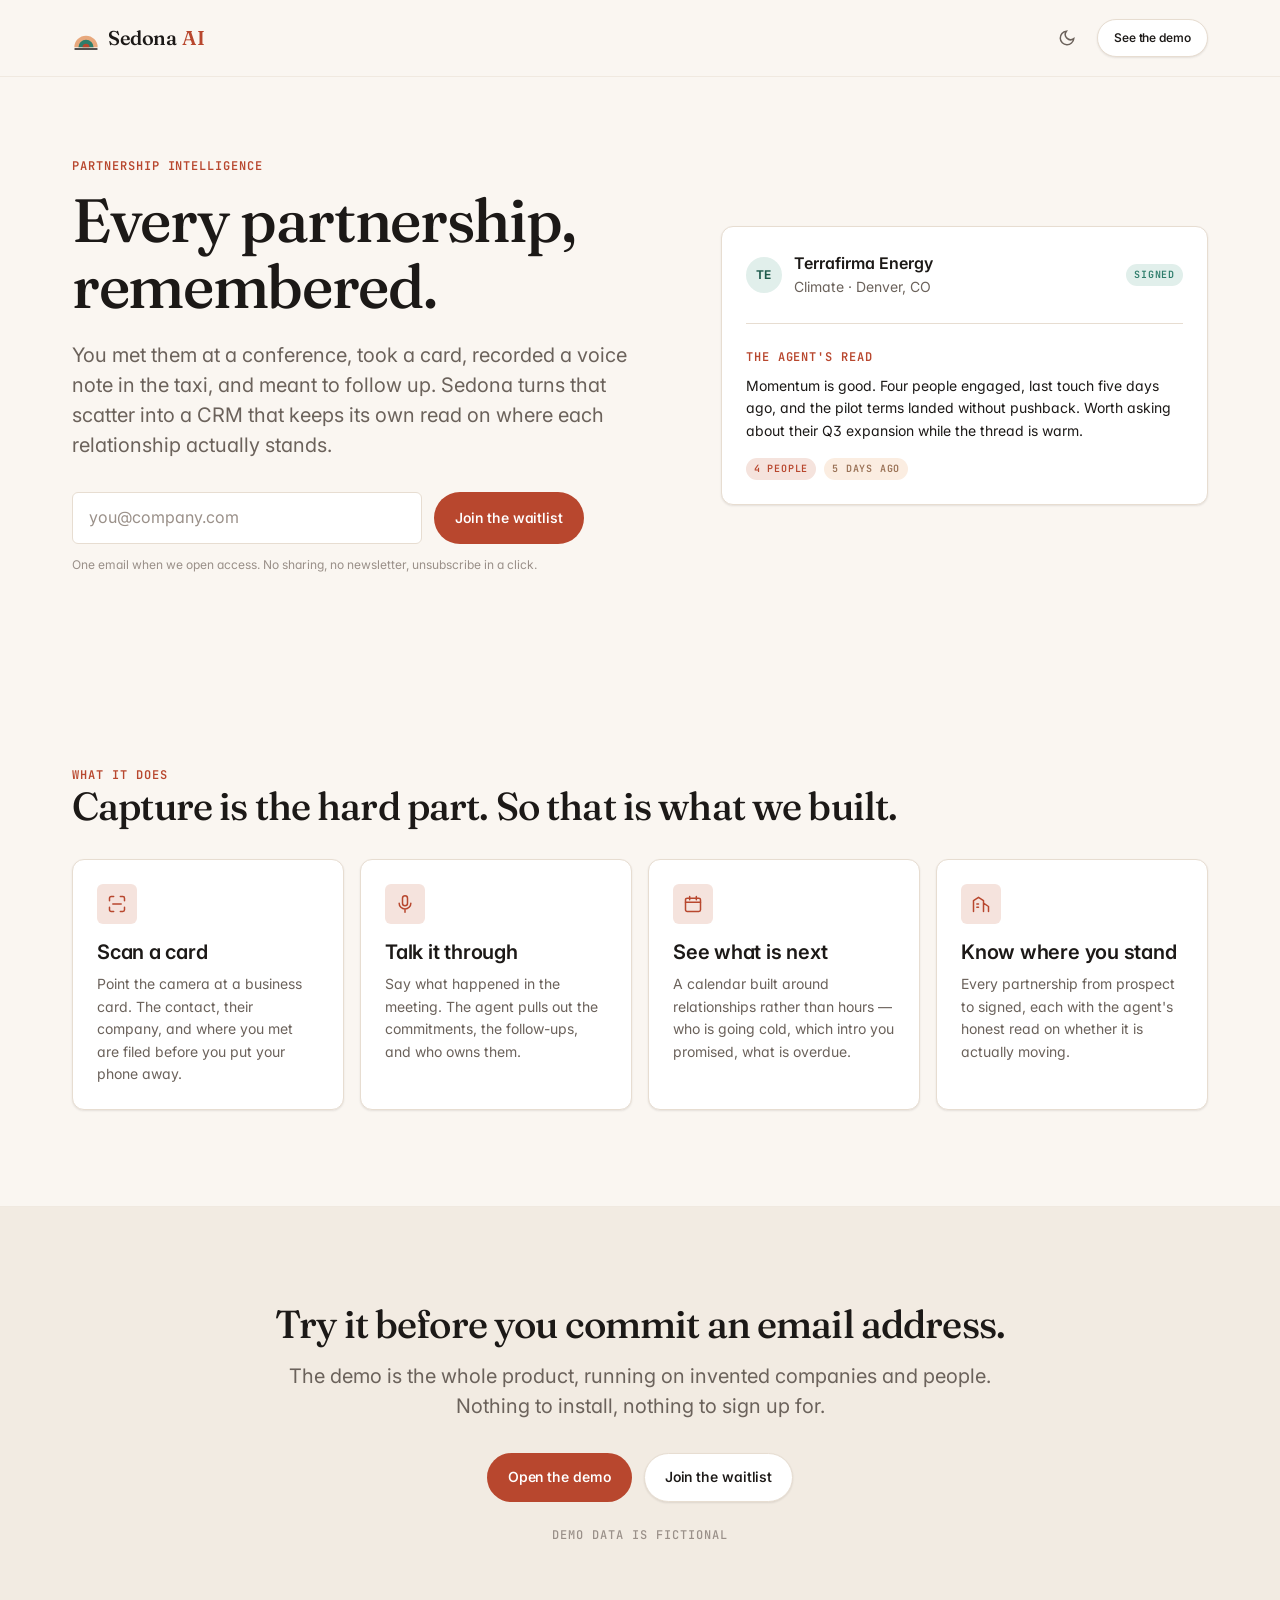
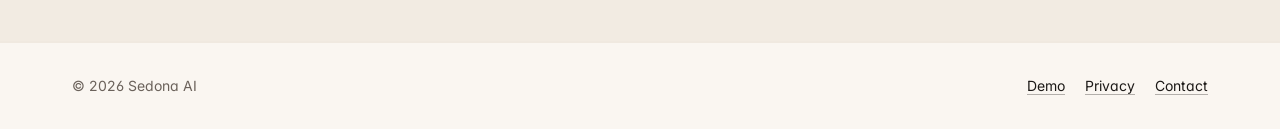
<file: index.html>
<!doctype html>
<html lang="en">
<head>
<meta charset="utf-8">
<meta name="viewport" content="width=device-width, initial-scale=1, viewport-fit=cover">
<title>Sedona AI — Partnerships, remembered</title>
<meta name="description" content="Sedona AI turns business cards, voice notes, and meetings into a partnership CRM that keeps its own read on where every relationship actually stands. Join the waitlist.">
<link rel="icon" href="assets/logo.svg">
<link rel="preconnect" href="https://fonts.googleapis.com">
<link rel="preconnect" href="https://fonts.gstatic.com" crossorigin>
<link href="https://fonts.googleapis.com/css2?family=Fraunces:opsz,wght@9..144,400..600&family=Inter:wght@400;500;600;700&family=JetBrains+Mono:wght@400;500;600&display=swap" rel="stylesheet">
<link rel="stylesheet" href="css/tokens.css">
<link rel="stylesheet" href="css/base.css">
<link rel="stylesheet" href="css/components.css">
<link rel="stylesheet" href="css/landing.css">
<script>
  /* Applied before first paint so a dark-mode visitor never sees a light
     flash. Mirrors the key that js/router.js writes on the demo page. */
  try {
    var t = localStorage.getItem('sedona-theme');
    if (t) document.documentElement.setAttribute('data-theme', t);
  } catch (e) { /* private mode — fall back to the OS preference */ }
</script>
</head>
<body>

<a href="#waitlist" class="skip-link">Skip to the waitlist</a>

<!-- ===================== Header ===================== -->
<header class="site-header">
  <div class="shell row-between">
    <a class="brand" href="index.html" aria-label="Sedona AI home">
      <img src="assets/logo.svg" alt="" width="28" height="28">
      <span class="brand-word">Sedona<span class="brand-ai">AI</span></span>
    </a>

    <div class="row" style="gap:var(--s-2)">
      <button class="btn-icon" id="theme-btn" aria-label="Toggle dark mode" title="Toggle dark mode">
        <svg width="18" height="18" viewBox="0 0 24 24" fill="none" stroke="currentColor" stroke-width="2" stroke-linecap="round" aria-hidden="true"><path d="M21 12.8A9 9 0 1 1 11.2 3a7 7 0 0 0 9.8 9.8z"/></svg>
      </button>
      <a class="btn btn-secondary btn-sm" href="demo.html">See the demo</a>
    </div>
  </div>
</header>

<main>

  <!-- ===================== Hero ===================== -->
  <section class="hero">
    <div class="shell hero-grid">
      <div class="hero-copy">
        <p class="eyebrow">Partnership intelligence</p>
        <h1>Every partnership,<br>remembered.</h1>
        <p class="lede">
          You met them at a conference, took a card, recorded a voice note in the
          taxi, and meant to follow up. Sedona turns that scatter into a CRM that
          keeps its own read on where each relationship actually stands.
        </p>

        <!-- ============ Waitlist ============ -->
        <form class="waitlist" id="waitlist" novalidate>
          <div class="waitlist-row">
            <label class="sr-only" for="wl-email">Work email</label>
            <input class="input" type="email" id="wl-email" name="email"
                   placeholder="you@company.com" autocomplete="email"
                   required aria-describedby="wl-note">
            <button class="btn btn-primary" type="submit" id="wl-submit">
              Join the waitlist
            </button>
          </div>
          <p class="waitlist-msg" id="wl-msg" role="status" aria-live="polite"></p>
          <p class="waitlist-note faint" id="wl-note">
            One email when we open access. No sharing, no newsletter, unsubscribe
            in a click.
          </p>
        </form>
      </div>

      <!-- A quiet product still: the agent's read on one relationship. -->
      <aside class="hero-card card card-pad" aria-label="Example of an agent summary">
        <div class="row-between">
          <div class="row" style="gap:var(--s-3)">
            <span class="avatar avatar-t2">TE</span>
            <div>
              <div style="font-weight:600">Terrafirma Energy</div>
              <div class="muted" style="font-size:var(--t-sm)">Climate · Denver, CO</div>
            </div>
          </div>
          <span class="badge badge-sage">Signed</span>
        </div>

        <hr class="hr">

        <p class="eyebrow" style="margin-bottom:var(--s-2)">The agent's read</p>
        <p style="font-size:var(--t-sm); line-height:var(--lh-body)">
          Momentum is good. Four people engaged, last touch five days ago, and
          the pilot terms landed without pushback. Worth asking about their
          Q3 expansion while the thread is warm.
        </p>

        <div class="row wrap" style="margin-top:var(--s-4); gap:var(--s-2)">
          <span class="badge badge-rust">4 people</span>
          <span class="badge badge-bloom">5 days ago</span>
        </div>
      </aside>
    </div>
  </section>

  <!-- ===================== What it does ===================== -->
  <section class="section">
    <div class="shell">
      <p class="eyebrow">What it does</p>
      <h2 style="margin-bottom:var(--s-8)">Capture is the hard part. So that is what we built.</h2>

      <div class="feature-grid">
        <article class="card card-pad feature reveal">
          <span class="feature-icon" aria-hidden="true">
            <svg viewBox="0 0 24 24" fill="none" stroke="currentColor" stroke-width="1.8" stroke-linecap="round" stroke-linejoin="round"><path d="M3 8V5a2 2 0 0 1 2-2h3M16 3h3a2 2 0 0 1 2 2v3M21 16v3a2 2 0 0 1-2 2h-3M8 21H5a2 2 0 0 1-2-2v-3"/><path d="M7 12h10"/></svg>
          </span>
          <h3>Scan a card</h3>
          <p class="muted">
            Point the camera at a business card. The contact, their company, and
            where you met are filed before you put your phone away.
          </p>
        </article>

        <article class="card card-pad feature reveal">
          <span class="feature-icon" aria-hidden="true">
            <svg viewBox="0 0 24 24" fill="none" stroke="currentColor" stroke-width="1.8" stroke-linecap="round" stroke-linejoin="round"><rect x="9" y="2" width="6" height="12" rx="3"/><path d="M5 11a7 7 0 0 0 14 0M12 18v4"/></svg>
          </span>
          <h3>Talk it through</h3>
          <p class="muted">
            Say what happened in the meeting. The agent pulls out the commitments,
            the follow-ups, and who owns them.
          </p>
        </article>

        <article class="card card-pad feature reveal">
          <span class="feature-icon" aria-hidden="true">
            <svg viewBox="0 0 24 24" fill="none" stroke="currentColor" stroke-width="1.8" stroke-linecap="round" stroke-linejoin="round"><rect x="3" y="5" width="18" height="16" rx="2"/><path d="M3 10h18M8 3v4M16 3v4"/></svg>
          </span>
          <h3>See what is next</h3>
          <p class="muted">
            A calendar built around relationships rather than hours — who is going
            cold, which intro you promised, what is overdue.
          </p>
        </article>

        <article class="card card-pad feature reveal">
          <span class="feature-icon" aria-hidden="true">
            <svg viewBox="0 0 24 24" fill="none" stroke="currentColor" stroke-width="1.8" stroke-linecap="round" stroke-linejoin="round"><path d="M3 21V8l6-4 6 4v13M15 21V11l6 4v6"/><path d="M7 12h2M7 16h2"/></svg>
          </span>
          <h3>Know where you stand</h3>
          <p class="muted">
            Every partnership from prospect to signed, each with the agent's
            honest read on whether it is actually moving.
          </p>
        </article>
      </div>
    </div>
  </section>

  <!-- ===================== Closing CTA ===================== -->
  <section class="section closing">
    <div class="shell closing-inner">
      <h2>Try it before you commit an email address.</h2>
      <p class="lede" style="margin-inline:auto">
        The demo is the whole product, running on invented companies and people.
        Nothing to install, nothing to sign up for.
      </p>
      <div class="row wrap" style="justify-content:center; margin-top:var(--s-8)">
        <a class="btn btn-primary" href="demo.html">Open the demo</a>
        <a class="btn btn-secondary" href="#waitlist">Join the waitlist</a>
      </div>
      <p class="mono faint" style="margin-top:var(--s-6)">Demo data is fictional</p>
    </div>
  </section>

</main>

<footer class="site-footer">
  <div class="shell row-between wrap">
    <p class="muted" style="font-size:var(--t-sm)">
      © <span id="year">2026</span> Sedona AI
    </p>
    <nav class="row wrap" style="gap:var(--s-5); font-size:var(--t-sm)" aria-label="Footer">
      <a href="demo.html">Demo</a>
      <a href="privacy.html">Privacy</a>
      <a href="mailto:hello@sedona.ai">Contact</a>
    </nav>
  </div>
</footer>

<script src="js/landing.js"></script>
</body>
</html>
</file>
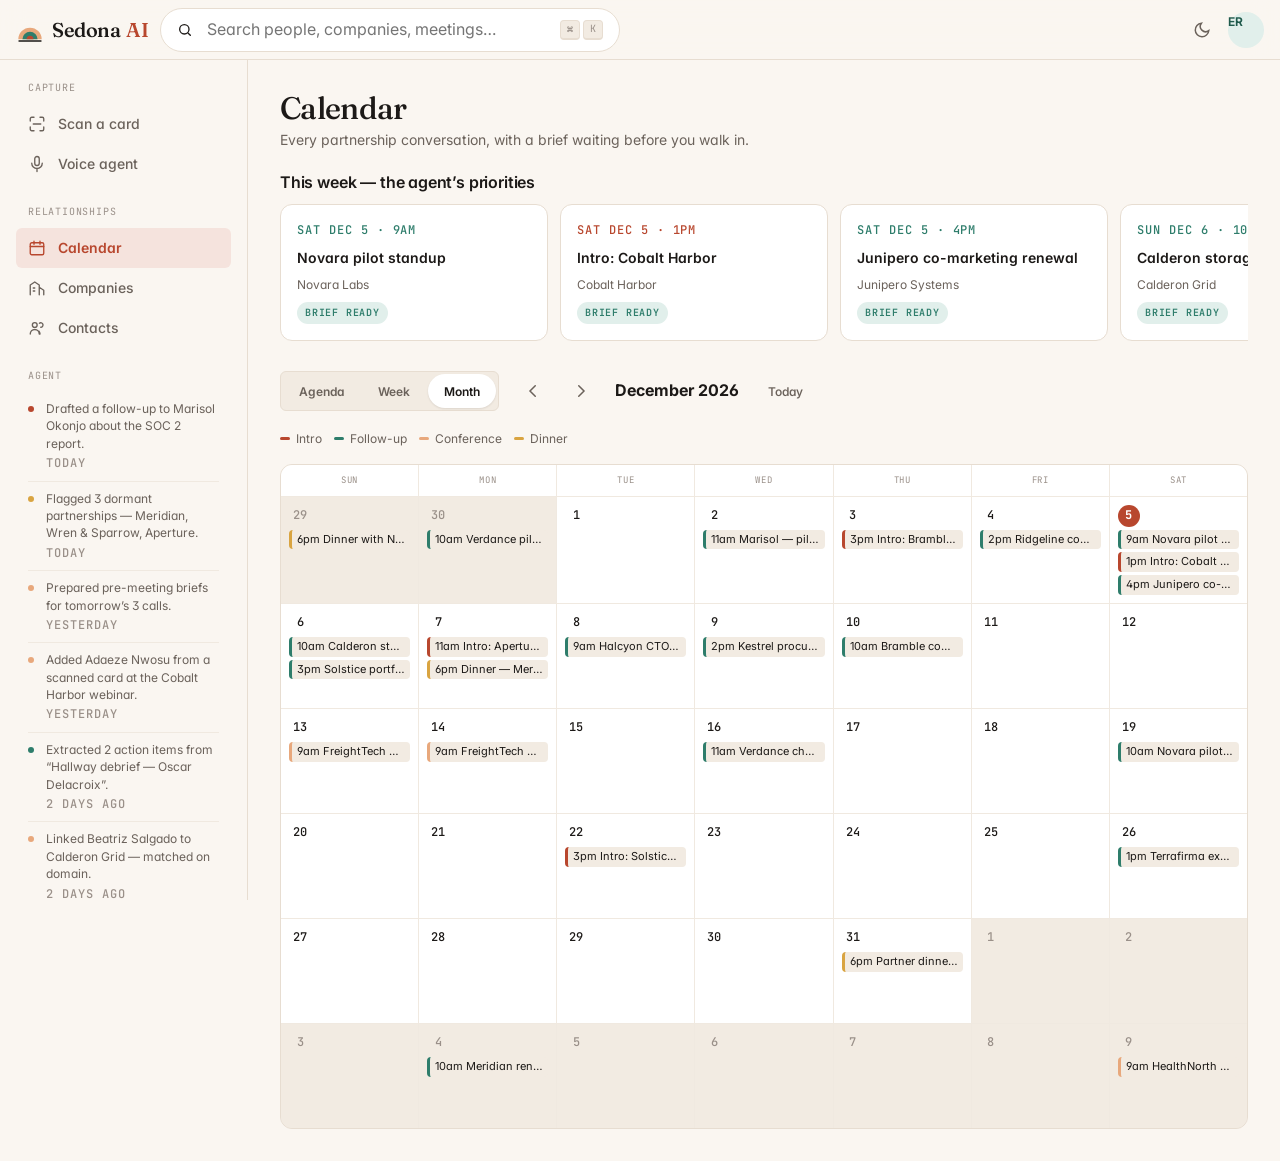
<file: app.html>
<!doctype html>
<html lang="en">
<head>
<meta charset="utf-8">
<meta name="viewport" content="width=device-width, initial-scale=1, viewport-fit=cover">
<title>Sedona AI — Demo</title>
<meta name="description" content="Sedona AI product demo: business-card scanning, a voice agent, a partnership calendar, and a company CRM. Fictional data.">
<link rel="icon" href="assets/logo.svg">
<link rel="preconnect" href="https://fonts.googleapis.com">
<link rel="preconnect" href="https://fonts.gstatic.com" crossorigin>
<link href="https://fonts.googleapis.com/css2?family=Fraunces:opsz,wght@9..144,400..600&family=Inter:wght@400;500;600;700&family=JetBrains+Mono:wght@400;500;600&display=swap" rel="stylesheet">
<link rel="stylesheet" href="css/tokens.css">
<link rel="stylesheet" href="css/base.css">
<link rel="stylesheet" href="css/components.css">
<link rel="stylesheet" href="css/app.css">
</head>
<body class="app-body">

<a href="#view-host" class="skip-link">Skip to content</a>

<!-- ===================== Header ===================== -->
<header class="app-header">
  <a class="brand" href="index.html" aria-label="Sedona AI home">
    <img src="assets/logo.svg" alt="" width="28" height="28">
    <span class="brand-word">Sedona<span class="brand-ai">AI</span></span>
  </a>

  <!-- Desktop: a live search field. Mobile: an icon that opens a sheet. -->
  <div class="header-search only-desk">
    <div class="search-input" id="header-search">
      <svg width="16" height="16" viewBox="0 0 24 24" fill="none" stroke="currentColor" stroke-width="2" stroke-linecap="round" aria-hidden="true"><circle cx="11" cy="11" r="7"/><path d="m20 20-3.2-3.2"/></svg>
      <input type="search" id="search-field" placeholder="Search people, companies, meetings…" aria-label="Search everything" autocomplete="off">
      <span class="kbd-hint row" style="gap:3px"><kbd class="kbd">⌘</kbd><kbd class="kbd">K</kbd></span>
    </div>
  </div>

  <div class="header-actions">
    <button class="btn-icon only-mobile" id="mobile-search-btn" aria-label="Search">
      <svg width="20" height="20" viewBox="0 0 24 24" fill="none" stroke="currentColor" stroke-width="2" stroke-linecap="round"><circle cx="11" cy="11" r="7"/><path d="m20 20-3.2-3.2"/></svg>
    </button>
    <button class="btn-icon" id="theme-btn" aria-label="Toggle dark mode" title="Toggle dark mode">
      <svg width="18" height="18" viewBox="0 0 24 24" fill="none" stroke="currentColor" stroke-width="2" stroke-linecap="round"><path d="M21 12.8A9 9 0 1 1 11.2 3a7 7 0 0 0 9.8 9.8z"/></svg>
    </button>
    <span class="avatar avatar-t2 only-desk" title="Elena Ruiz — demo account">ER</span>
  </div>
</header>

<div class="app-frame">

  <!-- ===================== Sidebar (desktop) ===================== -->
  <nav class="sidebar only-desk" aria-label="Main">
    <p class="nav-heading">Capture</p>
    <a class="nav-link" href="#/scan" data-view="scan">
      <svg viewBox="0 0 24 24" fill="none" stroke="currentColor" stroke-width="1.8" stroke-linecap="round" stroke-linejoin="round" aria-hidden="true"><path d="M3 8V5a2 2 0 0 1 2-2h3M16 3h3a2 2 0 0 1 2 2v3M21 16v3a2 2 0 0 1-2 2h-3M8 21H5a2 2 0 0 1-2-2v-3"/><path d="M7 12h10"/></svg>
      <span>Scan a card</span>
    </a>
    <a class="nav-link" href="#/voice" data-view="voice">
      <svg viewBox="0 0 24 24" fill="none" stroke="currentColor" stroke-width="1.8" stroke-linecap="round" stroke-linejoin="round" aria-hidden="true"><rect x="9" y="2" width="6" height="12" rx="3"/><path d="M5 11a7 7 0 0 0 14 0M12 18v4"/></svg>
      <span>Voice agent</span>
    </a>

    <p class="nav-heading">Relationships</p>
    <a class="nav-link" href="#/calendar" data-view="calendar">
      <svg viewBox="0 0 24 24" fill="none" stroke="currentColor" stroke-width="1.8" stroke-linecap="round" stroke-linejoin="round" aria-hidden="true"><rect x="3" y="5" width="18" height="16" rx="2"/><path d="M3 10h18M8 3v4M16 3v4"/></svg>
      <span>Calendar</span>
    </a>
    <a class="nav-link" href="#/crm" data-view="crm">
      <svg viewBox="0 0 24 24" fill="none" stroke="currentColor" stroke-width="1.8" stroke-linecap="round" stroke-linejoin="round" aria-hidden="true"><path d="M3 21V8l6-4 6 4v13M15 21V11l6 4v6"/><path d="M7 12h2M7 16h2"/></svg>
      <span>Companies</span>
    </a>
    <a class="nav-link" href="#/contacts" data-view="contacts">
      <svg viewBox="0 0 24 24" fill="none" stroke="currentColor" stroke-width="1.8" stroke-linecap="round" stroke-linejoin="round" aria-hidden="true"><circle cx="9" cy="8" r="3.2"/><path d="M3 20a6 6 0 0 1 12 0M17 11a3 3 0 1 0-1.8-5.4M16 20a6 6 0 0 0-1.2-3.6"/></svg>
      <span>Contacts</span>
    </a>

    <p class="nav-heading">Agent</p>
    <div class="agent-feed" id="agent-feed" aria-label="Recent agent activity"></div>
  </nav>

  <!-- ===================== Views ===================== -->
  <main class="app-main" id="view-host">
    <section class="view" id="view-scan"     data-view="scan"     hidden></section>
    <section class="view" id="view-voice"    data-view="voice"    hidden></section>
    <section class="view" id="view-calendar" data-view="calendar" hidden></section>
    <section class="view" id="view-crm"      data-view="crm"      hidden></section>
    <section class="view" id="view-contacts" data-view="contacts" hidden></section>
  </main>
</div>

<!-- ===================== Bottom tab bar (mobile) ===================== -->
<nav class="tabbar only-mobile" aria-label="Main">
  <a class="tab" href="#/scan" data-view="scan">
    <svg viewBox="0 0 24 24" fill="none" stroke="currentColor" stroke-width="1.8" stroke-linecap="round" stroke-linejoin="round" aria-hidden="true"><path d="M3 8V5a2 2 0 0 1 2-2h3M16 3h3a2 2 0 0 1 2 2v3M21 16v3a2 2 0 0 1-2 2h-3M8 21H5a2 2 0 0 1-2-2v-3"/><path d="M7 12h10"/></svg>
    <span>Scan</span>
  </a>
  <a class="tab" href="#/voice" data-view="voice">
    <svg viewBox="0 0 24 24" fill="none" stroke="currentColor" stroke-width="1.8" stroke-linecap="round" stroke-linejoin="round" aria-hidden="true"><rect x="9" y="2" width="6" height="12" rx="3"/><path d="M5 11a7 7 0 0 0 14 0M12 18v4"/></svg>
    <span>Voice</span>
  </a>
  <a class="tab" href="#/calendar" data-view="calendar">
    <svg viewBox="0 0 24 24" fill="none" stroke="currentColor" stroke-width="1.8" stroke-linecap="round" stroke-linejoin="round" aria-hidden="true"><rect x="3" y="5" width="18" height="16" rx="2"/><path d="M3 10h18M8 3v4M16 3v4"/></svg>
    <span>Calendar</span>
  </a>
  <a class="tab" href="#/crm" data-view="crm">
    <svg viewBox="0 0 24 24" fill="none" stroke="currentColor" stroke-width="1.8" stroke-linecap="round" stroke-linejoin="round" aria-hidden="true"><path d="M3 21V8l6-4 6 4v13M15 21V11l6 4v6"/><path d="M7 12h2M7 16h2"/></svg>
    <span>CRM</span>
  </a>
  <button class="tab" id="tab-search" type="button">
    <svg viewBox="0 0 24 24" fill="none" stroke="currentColor" stroke-width="1.8" stroke-linecap="round" stroke-linejoin="round" aria-hidden="true"><circle cx="11" cy="11" r="7"/><path d="m20 20-3.2-3.2"/></svg>
    <span>Search</span>
  </button>
</nav>

<script src="js/ui.js"></script>
<script src="js/data.js"></script>
<script src="js/crm.js"></script>
<script src="js/calendar.js"></script>
<script src="js/scan.js"></script>
<script src="js/voice.js"></script>
<script src="js/search.js"></script>
<script src="js/router.js"></script>
</body>
</html>
</file>
<file: css/tokens.css>
/* ==========================================================================
   Sedona AI — Design Tokens
   "Canyon Warmth" — the single source of truth for the whole system.
   Every color, size, and motion value in the product resolves back to here.
   ========================================================================== */

:root {
  /* --- Brand palette ---------------------------------------------------- */
  --canyon-rust:      #B8472E;  /* Primary. Action only — never large fills. */
  --canyon-rust-deep: #8F3320;  /* Hover / pressed. */
  --canyon-rust-soft: #F5E3DD;  /* 8% tint for backgrounds and chips. */
  --desert-bloom:     #E8A87C;  /* Accent tint. Not a text color. */
  --desert-bloom-soft:#FBEDE1;
  --sage-vortex:      #2E7D6B;  /* Secondary / success / "connected". */
  --sage-vortex-soft: #E1EFEB;
  --amber-signal:     #D9A441;  /* Warning / overdue follow-up. */
  --amber-signal-soft:#FAF0DA;

  /* --- Neutrals --------------------------------------------------------- */
  --basalt-ink:    #1C1917;     /* Primary text, dark surfaces. */
  --basalt-muted:  #6B625B;     /* Secondary text, labels. */
  --basalt-faint:  #9A9089;     /* Tertiary, placeholder. */
  --sandstone:     #FAF6F1;     /* The only page background. */
  --sandstone-deep:#F2EBE2;     /* Recessed wells, hover rows. */
  --surface:       #FFFFFF;     /* Cards, panels — float on Sandstone. */
  --surface-alt:   #FDFBF8;
  --mesa-line:     #E7DDD1;     /* Borders, dividers, table rules. */
  --mesa-line-soft:#F0E9E0;

  /* --- Semantic aliases ------------------------------------------------- */
  --bg:            var(--sandstone);
  --bg-recessed:   var(--sandstone-deep);
  --fg:            var(--basalt-ink);
  --fg-muted:      var(--basalt-muted);
  --fg-faint:      var(--basalt-faint);
  --border:        var(--mesa-line);
  --border-soft:   var(--mesa-line-soft);
  --accent:        var(--canyon-rust);
  --accent-hover:  var(--canyon-rust-deep);
  --accent-soft:   var(--canyon-rust-soft);
  --on-accent:     #FFFFFF;
  --focus-ring:    var(--canyon-rust);

  /* Warmth meter / pipeline ramp — cool to hot. */
  --ramp-1: #DDD5CC;
  --ramp-2: #E8C9A8;
  --ramp-3: var(--desert-bloom);
  --ramp-4: #D2764C;
  --ramp-5: var(--canyon-rust);

  /* --- Typography ------------------------------------------------------- */
  --font-display: "Fraunces", ui-serif, Georgia, "Times New Roman", serif;
  --font-ui: "Inter", -apple-system, BlinkMacSystemFont, "Segoe UI", Roboto,
             "Helvetica Neue", Arial, sans-serif;
  --font-mono: "JetBrains Mono", ui-monospace, SFMono-Regular, "SF Mono",
               Menlo, Consolas, monospace;

  /* 1.25 minor third. Display sizes fluid so phone→desktop has no jump. */
  --t-xs:   0.75rem;   /* 12 */
  --t-sm:   0.875rem;  /* 14 */
  --t-base: 1rem;      /* 16 — never smaller on mobile (stops iOS zoom) */
  --t-lg:   1.25rem;   /* 20 */
  --t-xl:   clamp(1.375rem, 1.2rem + 0.9vw, 1.5625rem);   /* 22 → 25 */
  --t-2xl:  clamp(1.625rem, 1.35rem + 1.4vw, 1.9375rem);  /* 26 → 31 */
  --t-3xl:  clamp(1.9375rem, 1.5rem + 2.2vw, 2.4375rem);  /* 31 → 39 */
  --t-4xl:  clamp(2.25rem, 1.6rem + 3.2vw, 3.0625rem);    /* 36 → 49 */
  --t-5xl:  clamp(2.625rem, 1.6rem + 5vw, 3.8125rem);     /* 42 → 61 */

  --lh-tight: 1.08;
  --lh-snug:  1.28;
  --lh-body:  1.6;

  --track-display: -0.022em;
  --track-mono:     0.08em;

  /* --- Spacing (4px base) ----------------------------------------------- */
  --s-1: 0.25rem;  --s-2: 0.5rem;   --s-3: 0.75rem;  --s-4: 1rem;
  --s-5: 1.25rem;  --s-6: 1.5rem;   --s-8: 2rem;     --s-10: 2.5rem;
  --s-12: 3rem;    --s-16: 4rem;    --s-20: 5rem;    --s-24: 6rem;

  /* --- Radii ------------------------------------------------------------ */
  --r-xs: 4px; --r-sm: 6px; --r-md: 12px; --r-lg: 20px; --r-full: 999px;

  /* --- Shadows (warm-tinted, never neutral gray) ------------------------ */
  --shadow-sm: 0 1px 2px rgba(28, 25, 23, 0.06),
               0 1px 3px rgba(28, 25, 23, 0.04);
  --shadow-md: 0 2px 4px rgba(28, 25, 23, 0.05),
               0 8px 20px rgba(28, 25, 23, 0.08);
  --shadow-lg: 0 4px 8px rgba(28, 25, 23, 0.06),
               0 20px 48px rgba(28, 25, 23, 0.16);

  /* --- Motion ----------------------------------------------------------- */
  --ease-out: cubic-bezier(0.22, 1, 0.36, 1);
  --ease-in-out: cubic-bezier(0.65, 0, 0.35, 1);
  --dur-fast: 140ms;
  --dur-mid:  240ms;
  --dur-slow: 420ms;

  /* --- Layout ----------------------------------------------------------- */
  --bp-sm: 480px; --bp-md: 768px; --bp-lg: 1024px; --bp-xl: 1280px;
  --tap: 44px;                 /* minimum interactive target */
  --sidebar-w: 248px;
  --tabbar-h: 60px;
  --header-h: 60px;
  --maxw: 1200px;
  --maxw-prose: 68ch;

  /* Safe areas — 0 on desktop, real values on notched phones. */
  --safe-t: env(safe-area-inset-top, 0px);
  --safe-b: env(safe-area-inset-bottom, 0px);
  --safe-l: env(safe-area-inset-left, 0px);
  --safe-r: env(safe-area-inset-right, 0px);

  color-scheme: light dark;
}

/* ==========================================================================
   Dark mode
   Basalt becomes the ground. Rust loses contrast against dark, so Desert
   Bloom takes over as the action color and Rust steps back to a tint.
   Defined twice: once for system preference, once for the explicit toggle.
   ========================================================================== */

@media (prefers-color-scheme: dark) {
  :root:not([data-theme="light"]) {
    --bg:          #14120F;
    --bg-recessed: #100E0C;
    --surface:     #26221F;
    --surface-alt: #2E2926;
    --fg:          #F7F2EC;
    --fg-muted:    #B3A79D;
    --fg-faint:    #83786F;
    --border:      #3A3430;
    --border-soft: #2E2926;

    --accent:      var(--desert-bloom);
    --accent-hover:#F0BE9B;
    --accent-soft: #3A2B22;
    --on-accent:   #1C1917;
    --focus-ring:  var(--desert-bloom);

    --canyon-rust-soft: #3A2620;
    --desert-bloom-soft:#3A2B22;
    --sage-vortex:      #58B79F;
    --sage-vortex-soft: #1E332D;
    --amber-signal:     #E9BE68;
    --amber-signal-soft:#352B18;

    --ramp-1: #3A3430; --ramp-2: #6B4B36; --ramp-3: #A56A45;
    --ramp-4: #D08659; --ramp-5: var(--desert-bloom);

    --shadow-sm: 0 1px 2px rgba(0, 0, 0, 0.4);
    --shadow-md: 0 2px 4px rgba(0, 0, 0, 0.3), 0 8px 20px rgba(0, 0, 0, 0.4);
    --shadow-lg: 0 4px 8px rgba(0, 0, 0, 0.3), 0 20px 48px rgba(0, 0, 0, 0.55);
  }
}

:root[data-theme="dark"] {
  --bg:          #14120F;
  --bg-recessed: #100E0C;
  --surface:     #26221F;
  --surface-alt: #2E2926;
  --fg:          #F7F2EC;
  --fg-muted:    #B3A79D;
  --fg-faint:    #83786F;
  --border:      #3A3430;
  --border-soft: #2E2926;

  --accent:      var(--desert-bloom);
  --accent-hover:#F0BE9B;
  --accent-soft: #3A2B22;
  --on-accent:   #1C1917;
  --focus-ring:  var(--desert-bloom);

  --canyon-rust-soft: #3A2620;
  --desert-bloom-soft:#3A2B22;
  --sage-vortex:      #58B79F;
  --sage-vortex-soft: #1E332D;
  --amber-signal:     #E9BE68;
  --amber-signal-soft:#352B18;

  --ramp-1: #3A3430; --ramp-2: #6B4B36; --ramp-3: #A56A45;
  --ramp-4: #D08659; --ramp-5: var(--desert-bloom);

  --shadow-sm: 0 1px 2px rgba(0, 0, 0, 0.4);
  --shadow-md: 0 2px 4px rgba(0, 0, 0, 0.3), 0 8px 20px rgba(0, 0, 0, 0.4);
  --shadow-lg: 0 4px 8px rgba(0, 0, 0, 0.3), 0 20px 48px rgba(0, 0, 0, 0.55);
}
</file>
<file: css/base.css>
/* ==========================================================================
   Sedona AI — Reset, typography, layout primitives
   Mobile-first: base styles target 375px, min-width queries layer upward.
   ========================================================================== */

*, *::before, *::after { box-sizing: border-box; }

html {
  -webkit-text-size-adjust: 100%;   /* stop iOS landscape font inflation */
  scroll-behavior: smooth;
}

body {
  margin: 0;
  background: var(--bg);
  color: var(--fg);
  font-family: var(--font-ui);
  font-size: var(--t-base);
  line-height: var(--lh-body);
  font-feature-settings: "cv11", "ss01";
  -webkit-font-smoothing: antialiased;
  -moz-osx-font-smoothing: grayscale;
  overflow-x: hidden;              /* body never scrolls sideways */
}

img, svg, video, canvas { display: block; max-width: 100%; height: auto; }

h1, h2, h3, h4, p, figure, blockquote, ul, ol, dl, dd { margin: 0; }
ul, ol { padding: 0; list-style: none; }

/* --- Headings ----------------------------------------------------------- */
h1, h2, .display {
  font-family: var(--font-display);
  font-weight: 500;
  line-height: var(--lh-tight);
  letter-spacing: var(--track-display);
  font-variation-settings: "SOFT" 0, "WONK" 0, "opsz" 40;
  text-wrap: balance;
}
h1 { font-size: var(--t-4xl); }
h2 { font-size: var(--t-3xl); }

h3, h4 {
  font-family: var(--font-ui);
  line-height: var(--lh-snug);
  letter-spacing: -0.011em;
}
h3 { font-size: var(--t-lg); font-weight: 600; }
h4 { font-size: var(--t-base); font-weight: 600; }

p { text-wrap: pretty; }

/* --- Links -------------------------------------------------------------- */
a {
  color: inherit;
  text-decoration-color: color-mix(in srgb, currentColor 32%, transparent);
  text-underline-offset: 0.18em;
}
a:hover { text-decoration-color: currentColor; }

/* --- Forms inherit type ------------------------------------------------- */
button, input, select, textarea {
  font: inherit;
  color: inherit;
  margin: 0;
}
button { background: none; border: none; cursor: pointer; }

/* --- Focus: always visible, never a mystery ----------------------------- */
:focus-visible {
  outline: 2px solid var(--focus-ring);
  outline-offset: 2px;
  border-radius: var(--r-xs);
}
:focus:not(:focus-visible) { outline: none; }

/* ==========================================================================
   Utility primitives
   ========================================================================== */

.mono {
  font-family: var(--font-mono);
  font-size: var(--t-xs);
  letter-spacing: var(--track-mono);
  text-transform: uppercase;
  font-weight: 500;
}

.eyebrow {
  font-family: var(--font-mono);
  font-size: var(--t-xs);
  letter-spacing: var(--track-mono);
  text-transform: uppercase;
  color: var(--accent);
  font-weight: 600;
}

.muted { color: var(--fg-muted); }
.faint { color: var(--fg-faint); }
.tnum  { font-variant-numeric: tabular-nums; }

.lede {
  font-size: var(--t-lg);
  line-height: 1.5;
  color: var(--fg-muted);
  max-width: 56ch;
}

.shell {
  width: 100%;
  max-width: var(--maxw);
  margin-inline: auto;
  padding-inline: max(var(--s-5), var(--safe-l));
}
@media (min-width: 768px) { .shell { padding-inline: var(--s-8); } }

.stack > * + * { margin-top: var(--s-4); }
.stack-lg > * + * { margin-top: var(--s-8); }

.row {
  display: flex;
  align-items: center;
  gap: var(--s-3);
}
.row-between { display: flex; align-items: center; justify-content: space-between; gap: var(--s-3); }
.wrap { flex-wrap: wrap; }
.grow { flex: 1 1 auto; min-width: 0; }   /* min-width:0 stops flex overflow */

.hr { height: 1px; background: var(--border); border: 0; margin: var(--s-6) 0; }

/* Screen-reader only, but focusable when tabbed to. */
.sr-only {
  position: absolute; width: 1px; height: 1px;
  padding: 0; margin: -1px; overflow: hidden;
  clip: rect(0 0 0 0); white-space: nowrap; border: 0;
}

/* Wide content scrolls inside itself, never widening the page. */
.scroll-x {
  overflow-x: auto;
  -webkit-overflow-scrolling: touch;
  overscroll-behavior-x: contain;
  scrollbar-width: thin;
}

/* Show/hide by breakpoint — used sparingly, layout does most of the work. */
.only-mobile { display: revert; }
.only-desk   { display: none !important; }
@media (min-width: 1024px) {
  .only-mobile { display: none !important; }
  .only-desk   { display: revert !important; }
}

/* ==========================================================================
   Motion — every animation is opt-out
   ========================================================================== */

.reveal {
  opacity: 0;
  transform: translateY(18px);
  transition: opacity var(--dur-slow) var(--ease-out),
              transform var(--dur-slow) var(--ease-out);
}
.reveal.is-visible { opacity: 1; transform: none; }

@media (prefers-reduced-motion: reduce) {
  html { scroll-behavior: auto; }
  *, *::before, *::after {
    animation-duration: 0.01ms !important;
    animation-iteration-count: 1 !important;
    transition-duration: 0.01ms !important;
    scroll-behavior: auto !important;
  }
  .reveal { opacity: 1; transform: none; }
}
</file>
<file: css/components.css>
/* ==========================================================================
   Sedona AI — Component primitives
   Shared by the marketing site, the brand guide, and the product demo.
   Responsive behavior lives with the component, not in per-feature CSS.
   ========================================================================== */

/* --- Buttons ------------------------------------------------------------ */
.btn {
  display: inline-flex;
  align-items: center;
  justify-content: center;
  gap: var(--s-2);
  min-height: var(--tap);
  padding: var(--s-3) var(--s-5);
  border-radius: var(--r-full);
  border: 1px solid transparent;
  font-size: var(--t-sm);
  font-weight: 550;
  letter-spacing: -0.006em;
  text-decoration: none;
  white-space: nowrap;
  cursor: pointer;
  transition: background var(--dur-fast) var(--ease-out),
              border-color var(--dur-fast) var(--ease-out),
              color var(--dur-fast) var(--ease-out),
              transform var(--dur-fast) var(--ease-out);
}
.btn:active { transform: translateY(1px); }
.btn[disabled], .btn[aria-disabled="true"] {
  opacity: 0.45; pointer-events: none;
}

.btn-primary { background: var(--accent); color: var(--on-accent); }
.btn-primary:hover { background: var(--accent-hover); }

.btn-secondary {
  background: var(--surface);
  color: var(--fg);
  border-color: var(--border);
  box-shadow: var(--shadow-sm);
}
.btn-secondary:hover { border-color: var(--fg-faint); }

.btn-ghost { background: transparent; color: var(--fg-muted); }
.btn-ghost:hover { background: var(--bg-recessed); color: var(--fg); }

.btn-ink { background: var(--basalt-ink); color: #FAF6F1; }
.btn-ink:hover { background: #322C28; }

.btn-sm { min-height: 34px; padding: var(--s-2) var(--s-4); font-size: var(--t-xs); }
.btn-block { width: 100%; }

/* Icon-only buttons still honor the 44px tap target. */
.btn-icon {
  display: inline-flex; align-items: center; justify-content: center;
  width: var(--tap); height: var(--tap);
  border-radius: var(--r-full);
  color: var(--fg-muted);
  transition: background var(--dur-fast) var(--ease-out), color var(--dur-fast) var(--ease-out);
}
.btn-icon:hover { background: var(--bg-recessed); color: var(--fg); }

/* --- Cards -------------------------------------------------------------- */
.card {
  background: var(--surface);
  border: 1px solid var(--border);
  border-radius: var(--r-md);
  box-shadow: var(--shadow-sm);
}
.card-pad { padding: var(--s-5); }
@media (min-width: 768px) { .card-pad { padding: var(--s-6); } }

.card-hover {
  transition: box-shadow var(--dur-mid) var(--ease-out),
              transform var(--dur-mid) var(--ease-out),
              border-color var(--dur-mid) var(--ease-out);
}
.card-hover:hover {
  box-shadow: var(--shadow-md);
  border-color: color-mix(in srgb, var(--accent) 34%, var(--border));
}
@media (hover: hover) and (min-width: 1024px) {
  .card-hover:hover { transform: translateY(-2px); }
}

/* --- Badges & chips ----------------------------------------------------- */
.badge {
  display: inline-flex; align-items: center; gap: var(--s-1);
  padding: 3px var(--s-2);
  border-radius: var(--r-full);
  font-family: var(--font-mono);
  font-size: 10px;
  letter-spacing: var(--track-mono);
  text-transform: uppercase;
  font-weight: 600;
  background: var(--bg-recessed);
  color: var(--fg-muted);
  white-space: nowrap;
}
/* Badge foregrounds derive from --accent/--sage/--amber, which the dark
   theme already redefines — so these adapt without a second ruleset. */
.badge-rust  { background: var(--canyon-rust-soft);  color: var(--accent); }
.badge-sage  { background: var(--sage-vortex-soft);  color: var(--sage-vortex); }
.badge-amber { background: var(--amber-signal-soft);
               color: color-mix(in srgb, var(--amber-signal) 78%, var(--basalt-ink)); }
.badge-bloom { background: var(--desert-bloom-soft);
               color: color-mix(in srgb, var(--desert-bloom) 62%, var(--basalt-ink)); }
:root[data-theme="dark"] .badge-amber { color: var(--amber-signal); }
:root[data-theme="dark"] .badge-bloom { color: var(--desert-bloom); }
@media (prefers-color-scheme: dark) {
  :root:not([data-theme="light"]) .badge-amber { color: var(--amber-signal); }
  :root:not([data-theme="light"]) .badge-bloom { color: var(--desert-bloom); }
}

.chip {
  display: inline-flex; align-items: center; gap: var(--s-2);
  min-height: 34px;
  padding: var(--s-1) var(--s-3);
  border-radius: var(--r-full);
  border: 1px solid var(--border);
  background: var(--surface);
  font-size: var(--t-xs);
  font-weight: 500;
  color: var(--fg-muted);
  cursor: pointer;
  white-space: nowrap;
  transition: all var(--dur-fast) var(--ease-out);
}
.chip:hover { border-color: var(--fg-faint); color: var(--fg); }
.chip[aria-pressed="true"] {
  background: var(--accent);
  border-color: var(--accent);
  color: var(--on-accent);
}

/* Horizontal chip rails scroll rather than wrap on small screens. */
.chip-rail {
  display: flex; gap: var(--s-2);
  overflow-x: auto;
  -webkit-overflow-scrolling: touch;
  overscroll-behavior-x: contain;
  scrollbar-width: none;
  padding-bottom: 2px;
  margin-inline: calc(var(--s-5) * -1);
  padding-inline: var(--s-5);
}
.chip-rail::-webkit-scrollbar { display: none; }
@media (min-width: 1024px) {
  .chip-rail { flex-wrap: wrap; overflow: visible; margin-inline: 0; padding-inline: 0; }
}

/* --- Inputs ------------------------------------------------------------- */
.input {
  width: 100%;
  min-height: var(--tap);
  padding: var(--s-3) var(--s-4);
  background: var(--surface);
  border: 1px solid var(--border);
  border-radius: var(--r-sm);
  font-size: var(--t-base);   /* 16px minimum — stops iOS zoom-on-focus */
  color: var(--fg);
  transition: border-color var(--dur-fast) var(--ease-out),
              box-shadow var(--dur-fast) var(--ease-out);
}
.input::placeholder { color: var(--fg-faint); }
.input:focus {
  outline: none;
  border-color: var(--accent);
  box-shadow: 0 0 0 3px color-mix(in srgb, var(--accent) 18%, transparent);
}

.field { display: block; }
.field-label {
  display: block;
  margin-bottom: var(--s-2);
  font-family: var(--font-mono);
  font-size: 10px;
  letter-spacing: var(--track-mono);
  text-transform: uppercase;
  font-weight: 600;
  color: var(--fg-faint);
}

.search-input {
  display: flex; align-items: center; gap: var(--s-3);
  min-height: var(--tap);
  padding: 0 var(--s-4);
  background: var(--surface);
  border: 1px solid var(--border);
  border-radius: var(--r-full);
  transition: border-color var(--dur-fast) var(--ease-out),
              box-shadow var(--dur-fast) var(--ease-out);
}
.search-input:focus-within {
  border-color: var(--accent);
  box-shadow: 0 0 0 3px color-mix(in srgb, var(--accent) 16%, transparent);
}
.search-input input {
  flex: 1; min-width: 0;
  border: none; background: none; outline: none;
  font-size: var(--t-base);
}
.search-input .kbd-hint { flex-shrink: 0; }

.kbd {
  display: inline-flex; align-items: center; justify-content: center;
  min-width: 20px; height: 20px; padding: 0 5px;
  border: 1px solid var(--border);
  border-bottom-width: 2px;
  border-radius: var(--r-xs);
  background: var(--bg-recessed);
  font-family: var(--font-mono);
  font-size: 10px;
  color: var(--fg-faint);
}

/* --- Avatars ------------------------------------------------------------ */
.avatar {
  display: inline-flex; align-items: center; justify-content: center;
  flex-shrink: 0;
  width: 36px; height: 36px;
  border-radius: var(--r-full);
  font-family: var(--font-ui);
  font-size: var(--t-xs);
  font-weight: 650;
  letter-spacing: 0.01em;
  background: var(--desert-bloom-soft);
  color: #8F3320;
  user-select: none;
}
.avatar-sm { width: 26px; height: 26px; font-size: 10px; }
.avatar-lg { width: 52px; height: 52px; font-size: var(--t-base); }
.avatar-t1 { background: var(--canyon-rust-soft);  color: #8F3320; }
.avatar-t2 { background: var(--sage-vortex-soft);  color: #1F5A4C; }
.avatar-t3 { background: var(--desert-bloom-soft); color: #9A5A2E; }
.avatar-t4 { background: var(--amber-signal-soft); color: #8A6414; }
.avatar-t5 { background: #E6E1F0;                  color: #4A3E72; }
:root[data-theme="dark"] .avatar { color: var(--fg); }

.avatar-stack { display: flex; }
.avatar-stack .avatar + .avatar { margin-left: -8px; box-shadow: 0 0 0 2px var(--surface); }

/* --- Warmth / strength meter (5 segments, never a raw number) ----------- */
.meter { display: inline-flex; gap: 3px; align-items: center; }
.meter i {
  display: block; width: 14px; height: 5px;
  border-radius: 2px;
  background: var(--border);
}
.meter i.on-1 { background: var(--ramp-1); }
.meter i.on-2 { background: var(--ramp-2); }
.meter i.on-3 { background: var(--ramp-3); }
.meter i.on-4 { background: var(--ramp-4); }
.meter i.on-5 { background: var(--ramp-5); }

/* --- Tables → card lists on mobile -------------------------------------- */
.table-wrap { border-radius: var(--r-md); }

.table { width: 100%; border-collapse: collapse; font-size: var(--t-sm); }
.table th {
  text-align: left;
  padding: var(--s-3) var(--s-4);
  font-family: var(--font-mono);
  font-size: 10px;
  letter-spacing: var(--track-mono);
  text-transform: uppercase;
  font-weight: 600;
  color: var(--fg-faint);
  border-bottom: 1px solid var(--border);
  white-space: nowrap;
  background: var(--surface);
}
.table th button {
  display: inline-flex; align-items: center; gap: 4px;
  font: inherit; color: inherit; text-transform: inherit; letter-spacing: inherit;
}
.table th button:hover { color: var(--fg); }
.table td {
  padding: var(--s-3) var(--s-4);
  border-bottom: 1px solid var(--border-soft);
  vertical-align: middle;
}
.table tbody tr { cursor: pointer; transition: background var(--dur-fast) var(--ease-out); }
.table tbody tr:hover { background: var(--bg-recessed); }
.table tbody tr:last-child td { border-bottom: none; }

/* --- Drawer: right panel on desktop, bottom sheet on mobile ------------- */
.drawer-scrim {
  position: fixed; inset: 0;
  background: rgba(28, 25, 23, 0.42);
  backdrop-filter: blur(2px);
  opacity: 0;
  pointer-events: none;
  transition: opacity var(--dur-mid) var(--ease-out);
  z-index: 60;
}
.drawer-scrim.is-open { opacity: 1; pointer-events: auto; }

.drawer {
  position: fixed;
  z-index: 61;
  background: var(--surface);
  box-shadow: var(--shadow-lg);
  display: flex;
  flex-direction: column;
  transition: transform var(--dur-mid) var(--ease-out);
  overscroll-behavior: contain;

  /* Mobile: bottom sheet */
  left: 0; right: 0; bottom: 0;
  max-height: 90dvh;
  border-radius: var(--r-lg) var(--r-lg) 0 0;
  transform: translateY(101%);
  padding-bottom: var(--safe-b);
}
.drawer.is-open { transform: none; }

.drawer-grab {
  flex-shrink: 0;
  width: 40px; height: 4px;
  margin: var(--s-3) auto var(--s-1);
  border-radius: var(--r-full);
  background: var(--border);
}

.drawer-head {
  flex-shrink: 0;
  display: flex; align-items: flex-start; justify-content: space-between;
  gap: var(--s-3);
  padding: var(--s-4) var(--s-5);
  border-bottom: 1px solid var(--border);
}
.drawer-body {
  flex: 1;
  overflow-y: auto;
  -webkit-overflow-scrolling: touch;
  overscroll-behavior: contain;
  padding: var(--s-5);
}

@media (min-width: 1024px) {
  .drawer {
    left: auto; top: 0; bottom: 0;
    width: min(480px, 92vw);
    max-height: none;
    border-radius: 0;
    border-left: 1px solid var(--border);
    transform: translateX(101%);
  }
  .drawer-grab { display: none; }
}

/* --- Timeline ----------------------------------------------------------- */
.timeline { position: relative; padding-left: var(--s-6); }
.timeline::before {
  content: ""; position: absolute;
  left: 7px; top: 6px; bottom: 6px;
  width: 1px; background: var(--border);
}
.timeline-item { position: relative; padding-bottom: var(--s-5); }
.timeline-item::before {
  content: ""; position: absolute;
  left: calc(var(--s-6) * -1 + 4px); top: 6px;
  width: 7px; height: 7px; border-radius: 50%;
  background: var(--accent);
  box-shadow: 0 0 0 3px var(--surface);
}
.timeline-item:last-child { padding-bottom: 0; }

/* --- Toast -------------------------------------------------------------- */
.toast-host {
  position: fixed;
  left: 50%;
  bottom: calc(var(--tabbar-h) + var(--safe-b) + var(--s-4));
  transform: translateX(-50%);
  z-index: 90;
  display: flex; flex-direction: column-reverse; gap: var(--s-2);
  width: min(420px, calc(100vw - var(--s-8)));
  pointer-events: none;
}
@media (min-width: 1024px) {
  .toast-host { bottom: var(--s-6); left: auto; right: var(--s-6); transform: none; }
}
.toast {
  display: flex; align-items: center; gap: var(--s-3);
  padding: var(--s-3) var(--s-4);
  border-radius: var(--r-md);
  background: var(--basalt-ink);
  color: #FAF6F1;
  font-size: var(--t-sm);
  box-shadow: var(--shadow-lg);
  animation: toast-in var(--dur-mid) var(--ease-out);
  pointer-events: auto;
}
.toast .dot { width: 7px; height: 7px; border-radius: 50%; background: var(--desert-bloom); flex-shrink: 0; }
.toast.is-out { animation: toast-out var(--dur-fast) var(--ease-in-out) forwards; }
@keyframes toast-in  { from { opacity: 0; transform: translateY(10px) scale(0.98); } }
@keyframes toast-out { to   { opacity: 0; transform: translateY(6px); } }

/* --- Empty state -------------------------------------------------------- */
.empty {
  display: flex; flex-direction: column; align-items: center;
  text-align: center;
  padding: var(--s-12) var(--s-5);
  color: var(--fg-muted);
}
.empty h4 { color: var(--fg); margin-bottom: var(--s-2); }

/* --- Agent "thinking" step list ----------------------------------------- */
.think-step {
  display: flex; align-items: center; gap: var(--s-3);
  padding: var(--s-2) 0;
  font-size: var(--t-sm);
  color: var(--fg-faint);
  transition: color var(--dur-mid) var(--ease-out);
}
.think-step .spinner {
  width: 14px; height: 14px; flex-shrink: 0;
  border-radius: 50%;
  border: 2px solid var(--border);
  border-top-color: var(--accent);
}
.think-step.is-active { color: var(--fg); }
.think-step.is-active .spinner { animation: spin 720ms linear infinite; }
.think-step.is-done { color: var(--fg-muted); }
.think-step.is-done .spinner {
  border-color: var(--sage-vortex);
  background: var(--sage-vortex);
  animation: none;
}
@keyframes spin { to { transform: rotate(360deg); } }

/* --- Shared page chrome -------------------------------------------------
   Used by both the landing page and the demo app, so it lives here rather
   than in app.css.
   ------------------------------------------------------------------------ */
.skip-link {
  position: absolute; left: var(--s-4); top: -60px;
  z-index: 100;
  padding: var(--s-3) var(--s-4);
  background: var(--accent); color: var(--on-accent);
  border-radius: var(--r-sm);
  transition: top var(--dur-fast) var(--ease-out);
}
.skip-link:focus { top: calc(var(--safe-t) + var(--s-2)); }

.brand {
  display: flex; align-items: center; gap: var(--s-2);
  text-decoration: none; flex-shrink: 0;
}
.brand-word {
  font-family: var(--font-display);
  font-size: var(--t-lg);
  font-weight: 550;
  letter-spacing: -0.02em;
}
.brand-ai { color: var(--accent); margin-left: 0.28em; }

/* --- Demo-data disclosure ribbon ---------------------------------------- */
.demo-tag {
  display: inline-flex; align-items: center; gap: var(--s-2);
  padding: 3px var(--s-2);
  border-radius: var(--r-xs);
  border: 1px dashed var(--border);
  background: var(--bg-recessed);
  font-family: var(--font-mono);
  font-size: 10px;
  letter-spacing: var(--track-mono);
  text-transform: uppercase;
  color: var(--fg-faint);
}
/* Solid, not dashed — this variant marks output that is genuinely live. */
.demo-tag.is-live {
  border-style: solid;
  border-color: color-mix(in srgb, var(--sage-vortex) 40%, transparent);
  background: var(--sage-vortex-soft);
  color: var(--sage-vortex);
}
</file>
<file: css/landing.css>
/* ==========================================================================
   Sedona AI — Landing page
   Only what the marketing page needs. Everything structural (buttons, cards,
   inputs, badges, .shell, .lede) comes from tokens/base/components.
   Mobile-first, same as the rest of the system.
   ========================================================================== */

/* --- Header --------------------------------------------------------------
   Not the app's .app-header: no sidebar, no search, and it scrolls with the
   page rather than sticking, so the hero owns the first screen.
   ------------------------------------------------------------------------ */
.site-header {
  padding-block: var(--s-4);
  padding-top: calc(var(--safe-t) + var(--s-4));
  border-bottom: 1px solid var(--border-soft);
  background: var(--bg);
}

/* --- Hero ---------------------------------------------------------------- */
.hero {
  padding-block: var(--s-12) var(--s-16);
}
.hero-grid {
  display: grid;
  grid-template-columns: 1fr;
  gap: var(--s-10);
  align-items: center;
}
.hero h1 {
  font-size: var(--t-5xl);
  margin-block: var(--s-3) var(--s-5);
}

/* On a phone the sample card follows the form in source order, which is what
   we want — the form should not get pushed below a decorative panel. */

@media (min-width: 1024px) {
  .hero { padding-block: var(--s-20) var(--s-24); }
  .hero-grid {
    grid-template-columns: minmax(0, 6fr) minmax(0, 5fr);
    gap: var(--s-16);
  }
}

/* --- Waitlist form ------------------------------------------------------- */
.waitlist { margin-top: var(--s-8); max-width: 32rem; }

.waitlist-row {
  display: grid;
  grid-template-columns: 1fr;
  gap: var(--s-3);
}
/* Side by side as soon as there is room for a full email address. */
@media (min-width: 560px) {
  .waitlist-row { grid-template-columns: 1fr auto; }
}

.waitlist-note {
  margin-top: var(--s-3);
  font-size: var(--t-xs);
  line-height: 1.5;
}

.waitlist-msg {
  margin-top: var(--s-3);
  font-size: var(--t-sm);
  line-height: 1.5;
  display: none;              /* revealed once there is something to say */
}
.waitlist-msg.is-shown { display: block; }
.waitlist-msg.is-ok    { color: var(--sage-vortex); }
.waitlist-msg.is-error { color: var(--accent); }

.input.is-invalid { border-color: var(--accent); }

/* --- Sections ------------------------------------------------------------ */
.section { padding-block: var(--s-16); }
@media (min-width: 1024px) { .section { padding-block: var(--s-24); } }

.feature-grid {
  display: grid;
  grid-template-columns: 1fr;
  gap: var(--s-4);
}
@media (min-width: 640px)  { .feature-grid { grid-template-columns: repeat(2, 1fr); } }
@media (min-width: 1024px) { .feature-grid { grid-template-columns: repeat(4, 1fr); } }

.feature h3 { margin-block: var(--s-4) var(--s-2); }
.feature p  { font-size: var(--t-sm); line-height: var(--lh-body); }

.feature-icon {
  display: inline-flex; align-items: center; justify-content: center;
  width: 40px; height: 40px;
  border-radius: var(--r-sm);
  background: var(--accent-soft);
  color: var(--accent);
}
.feature-icon svg { width: 20px; height: 20px; }

/* --- Closing ------------------------------------------------------------- */
.closing {
  background: var(--bg-recessed);
  border-block: 1px solid var(--border-soft);
}
.closing-inner { text-align: center; }
.closing-inner .lede { margin-top: var(--s-4); }

/* --- Footer -------------------------------------------------------------- */
.site-footer {
  padding-block: var(--s-8);
  padding-bottom: calc(var(--safe-b) + var(--s-8));
  border-top: 1px solid var(--border-soft);
}
.site-footer nav { gap: var(--s-5); }

/* --- Reveal on scroll ----------------------------------------------------
   .reveal ships hidden from base.css. If IntersectionObserver is missing or
   JS fails, nothing would ever un-hide it — so only opt in once JS is alive.
   ------------------------------------------------------------------------ */
.js-reveal .reveal { opacity: 0; transform: translateY(18px); }
.reveal { opacity: 1; transform: none; }
.js-reveal .reveal.is-visible { opacity: 1; transform: none; }

/* base.css already neutralises .reveal under reduced motion, but the
   .js-reveal rules above outrank it — so restate the opt-out here. */
@media (prefers-reduced-motion: reduce) {
  .js-reveal .reveal { opacity: 1; transform: none; }
}
</file>
<file: css/app.css>
/* ==========================================================================
   Sedona AI — product shell
   Mobile: sticky header + bottom tab bar. Desktop: header + left sidebar.
   ========================================================================== */

.app-body {
  min-height: 100dvh;
  padding-bottom: calc(var(--tabbar-h) + var(--safe-b));
}
@media (min-width: 1024px) { .app-body { padding-bottom: 0; } }

/* .skip-link and .brand now live in components.css — the landing page needs
   the same chrome, and only this file is app-only. */

/* --- Header ------------------------------------------------------------- */
.app-header {
  position: sticky; top: 0; z-index: 40;
  display: flex; align-items: center; gap: var(--s-3);
  height: calc(var(--header-h) + var(--safe-t));
  padding: var(--safe-t) max(var(--s-4), var(--safe-r)) 0 max(var(--s-4), var(--safe-l));
  background: color-mix(in srgb, var(--bg) 88%, transparent);
  backdrop-filter: saturate(1.4) blur(12px);
  border-bottom: 1px solid var(--border);
}

.header-search { flex: 1; display: flex; justify-content: center; min-width: 0; }
.header-search .search-input { width: 100%; max-width: 460px; }
.header-actions { display: flex; align-items: center; gap: var(--s-1); margin-left: auto; }

/* --- Frame -------------------------------------------------------------- */
.app-frame { display: block; }
@media (min-width: 1024px) {
  .app-frame {
    display: grid;
    grid-template-columns: var(--sidebar-w) minmax(0, 1fr);
    align-items: start;
  }
}

/* --- Sidebar ------------------------------------------------------------ */
.sidebar {
  position: sticky;
  top: calc(var(--header-h) + var(--safe-t));
  height: calc(100dvh - var(--header-h) - var(--safe-t));
  overflow-y: auto;
  padding: var(--s-5) var(--s-4);
  border-right: 1px solid var(--border);
}

.nav-heading {
  font-family: var(--font-mono);
  font-size: 10px;
  letter-spacing: var(--track-mono);
  text-transform: uppercase;
  color: var(--fg-faint);
  margin: var(--s-5) 0 var(--s-2) var(--s-3);
}
.nav-heading:first-child { margin-top: 0; }

.nav-link {
  display: flex; align-items: center; gap: var(--s-3);
  min-height: 40px;
  padding: 0 var(--s-3);
  border-radius: var(--r-sm);
  font-size: var(--t-sm);
  font-weight: 500;
  color: var(--fg-muted);
  text-decoration: none;
  transition: background var(--dur-fast) var(--ease-out), color var(--dur-fast) var(--ease-out);
}
.nav-link svg { width: 18px; height: 18px; flex-shrink: 0; }
.nav-link:hover { background: var(--bg-recessed); color: var(--fg); }
.nav-link.is-active { background: var(--accent-soft); color: var(--accent); font-weight: 600; }

/* --- Agent activity feed ------------------------------------------------ */
.agent-feed { padding: 0 var(--s-3); }
.agent-item {
  display: flex; gap: var(--s-3);
  padding: var(--s-2) 0;
  font-size: var(--t-xs);
  line-height: 1.45;
  color: var(--fg-muted);
  border-top: 1px solid var(--border-soft);
}
.agent-item:first-child { border-top: none; }
.agent-item .kind {
  flex-shrink: 0; width: 6px; height: 6px; margin-top: 6px;
  border-radius: 50%; background: var(--desert-bloom);
}
.agent-item .kind.k-flag  { background: var(--amber-signal); }
.agent-item .kind.k-voice { background: var(--sage-vortex); }
.agent-item .kind.k-draft { background: var(--accent); }

/* --- Main / views ------------------------------------------------------- */
.app-main {
  padding: var(--s-5) max(var(--s-4), var(--safe-r)) var(--s-10) max(var(--s-4), var(--safe-l));
  min-width: 0;
}
@media (min-width: 1024px) { .app-main { padding: var(--s-8); } }

.view[hidden] { display: none; }

.view-head { margin-bottom: var(--s-5); }
.view-head h1 {
  font-size: var(--t-2xl);
  margin-bottom: var(--s-1);
}
.view-head p { color: var(--fg-muted); font-size: var(--t-sm); max-width: 62ch; }

.toolbar {
  display: flex; align-items: center; gap: var(--s-3);
  flex-wrap: wrap;
  margin-bottom: var(--s-4);
}

.seg {
  display: inline-flex;
  padding: 3px;
  border-radius: var(--r-full);
  background: var(--bg-recessed);
  border: 1px solid var(--border);
}
.seg button {
  min-height: 34px;
  padding: 0 var(--s-4);
  border-radius: var(--r-full);
  font-size: var(--t-xs);
  font-weight: 600;
  color: var(--fg-muted);
  white-space: nowrap;
}
.seg button[aria-pressed="true"] {
  background: var(--surface);
  color: var(--fg);
  box-shadow: var(--shadow-sm);
}

/* --- Bottom tab bar (mobile) -------------------------------------------- */
.tabbar {
  position: fixed; left: 0; right: 0; bottom: 0;
  z-index: 50;
  display: grid;
  grid-template-columns: repeat(5, 1fr);
  height: calc(var(--tabbar-h) + var(--safe-b));
  padding-bottom: var(--safe-b);
  background: color-mix(in srgb, var(--surface) 92%, transparent);
  backdrop-filter: saturate(1.4) blur(12px);
  border-top: 1px solid var(--border);
}
.tab {
  display: flex; flex-direction: column; align-items: center; justify-content: center;
  gap: 3px;
  min-height: var(--tap);
  text-decoration: none;
  color: var(--fg-faint);
  font-size: 10px;
  font-weight: 600;
  letter-spacing: 0.01em;
  transition: color var(--dur-fast) var(--ease-out);
}
.tab svg { width: 21px; height: 21px; }
.tab.is-active { color: var(--accent); }

/* ==========================================================================
   CRM
   ========================================================================== */
.pipeline {
  display: grid;
  grid-template-columns: repeat(5, minmax(0, 1fr));
  gap: var(--s-2);
  margin-bottom: var(--s-5);
}
.pipe-stage {
  padding: var(--s-3);
  border-radius: var(--r-sm);
  background: var(--surface);
  border: 1px solid var(--border);
  text-align: left;
}
.pipe-stage .n {
  font-family: var(--font-mono);
  font-size: var(--t-lg);
  font-weight: 600;
  line-height: 1;
}
.pipe-stage .l {
  display: block;
  margin-top: 4px;
  font-family: var(--font-mono);
  font-size: 9px;
  letter-spacing: var(--track-mono);
  text-transform: uppercase;
  color: var(--fg-faint);
  white-space: nowrap;
  overflow: hidden;
  text-overflow: ellipsis;
}
.pipe-stage .bar { height: 3px; border-radius: 2px; margin-top: var(--s-2); background: var(--border); }
.pipe-stage:nth-child(1) .bar { background: var(--ramp-1); }
.pipe-stage:nth-child(2) .bar { background: var(--ramp-2); }
.pipe-stage:nth-child(3) .bar { background: var(--ramp-3); }
.pipe-stage:nth-child(4) .bar { background: var(--ramp-4); }
.pipe-stage:nth-child(5) .bar { background: var(--ramp-5); }

/* The table exists only from 1024px up; below that we render cards. */
.record-list { display: grid; gap: var(--s-3); }
@media (min-width: 480px) {
  .record-list { grid-template-columns: repeat(auto-fill, minmax(260px, 1fr)); }
}

.record {
  display: block;
  width: 100%;
  text-align: left;
  padding: var(--s-4);
  background: var(--surface);
  border: 1px solid var(--border);
  border-radius: var(--r-md);
  box-shadow: var(--shadow-sm);
  cursor: pointer;
}
.record:hover { border-color: var(--fg-faint); }
.record-title { font-weight: 600; font-size: var(--t-base); }
.record-sub { font-size: var(--t-sm); color: var(--fg-muted); }
.record-meta {
  display: flex; align-items: center; gap: var(--s-2);
  flex-wrap: wrap;
  margin-top: var(--s-3);
}

.kv { display: grid; grid-template-columns: 1fr; gap: var(--s-3); }
@media (min-width: 480px) { .kv { grid-template-columns: 1fr 1fr; } }
.kv-item .k {
  font-family: var(--font-mono);
  font-size: 9px;
  letter-spacing: var(--track-mono);
  text-transform: uppercase;
  color: var(--fg-faint);
}
.kv-item .v { font-size: var(--t-sm); font-weight: 500; }

/* ==========================================================================
   Calendar
   ========================================================================== */
.cal-grid {
  display: grid;
  grid-template-columns: repeat(7, minmax(0, 1fr));
  border: 1px solid var(--border);
  border-radius: var(--r-md);
  overflow: hidden;
  background: var(--border-soft);
  gap: 1px;
}
.cal-dow {
  background: var(--surface);
  padding: var(--s-2) var(--s-2);
  font-family: var(--font-mono);
  font-size: 9px;
  letter-spacing: var(--track-mono);
  text-transform: uppercase;
  color: var(--fg-faint);
  text-align: center;
}
.cal-day {
  position: relative;
  background: var(--surface);
  min-height: 62px;
  padding: var(--s-2) 5px;
  text-align: left;
  cursor: pointer;
  display: flex;
  flex-direction: column;
  gap: 3px;
}
.cal-day:hover { background: var(--bg-recessed); }
.cal-day.is-outside { background: var(--bg-recessed); color: var(--fg-faint); }
.cal-day .dnum {
  font-family: var(--font-mono);
  font-size: var(--t-xs);
  font-weight: 500;
  align-self: flex-start;
  width: 22px; height: 22px;
  display: grid; place-items: center;
  border-radius: 50%;
}
.cal-day.is-today .dnum {
  background: var(--accent);
  color: var(--on-accent);
  font-weight: 700;
}

/* Mobile month grid: events collapse to dots to keep cells tappable. */
.cal-dots { display: flex; gap: 3px; flex-wrap: wrap; padding-left: 2px; }
.cal-dots i { width: 5px; height: 5px; border-radius: 50%; display: block; }
.cal-chip { display: none; }

@media (min-width: 768px) {
  .cal-day { min-height: 104px; padding: var(--s-2); }
  .cal-dots { display: none; }
  .cal-chip {
    display: block;
    width: 100%;
    text-align: left;
    font-size: 11px;
    line-height: 1.25;
    padding: 3px 5px;
    border-radius: var(--r-xs);
    border-left: 3px solid var(--accent);
    background: var(--bg-recessed);
    color: var(--fg);
    white-space: nowrap;
    overflow: hidden;
    text-overflow: ellipsis;
    cursor: pointer;
  }
  .cal-chip:hover { background: var(--accent-soft); }
  .cal-more { font-size: 10px; color: var(--fg-faint); padding-left: 5px; }
}

/* Agenda */
.agenda-day { margin-bottom: var(--s-6); }
.agenda-date {
  position: sticky;
  top: calc(var(--header-h) + var(--safe-t));
  z-index: 5;
  display: flex; align-items: baseline; gap: var(--s-3);
  padding: var(--s-2) 0;
  background: var(--bg);
  border-bottom: 1px solid var(--border);
  margin-bottom: var(--s-3);
}
.agenda-date .d { font-family: var(--font-display); font-size: var(--t-lg); font-weight: 550; }
.agenda-date.is-today .d { color: var(--accent); }

.event-row {
  display: flex; gap: var(--s-3);
  width: 100%;
  text-align: left;
  padding: var(--s-3);
  background: var(--surface);
  border: 1px solid var(--border);
  border-left: 3px solid var(--accent);
  border-radius: var(--r-sm);
  margin-bottom: var(--s-2);
  cursor: pointer;
}
.event-row:hover { border-color: var(--fg-faint); }
.event-row .when {
  flex-shrink: 0;
  width: 62px;
  font-family: var(--font-mono);
  font-size: var(--t-xs);
  color: var(--fg-muted);
  padding-top: 2px;
}

/* Week view scrolls horizontally on small screens rather than squashing. */
.week-wrap { overflow-x: auto; -webkit-overflow-scrolling: touch; overscroll-behavior-x: contain; }
.week-grid { display: grid; grid-template-columns: repeat(7, minmax(132px, 1fr)); gap: var(--s-2); min-width: 100%; }
.week-col { min-width: 0; }
.week-col-head {
  padding: var(--s-2);
  border-bottom: 2px solid var(--border);
  margin-bottom: var(--s-2);
  font-family: var(--font-mono);
  font-size: 10px;
  letter-spacing: var(--track-mono);
  text-transform: uppercase;
  color: var(--fg-faint);
}
.week-col.is-today .week-col-head { border-bottom-color: var(--accent); color: var(--accent); }

/* This-week rail */
.rail {
  display: flex; gap: var(--s-3);
  overflow-x: auto;
  -webkit-overflow-scrolling: touch;
  overscroll-behavior-x: contain;
  scrollbar-width: none;
  padding-bottom: var(--s-2);
  margin-bottom: var(--s-5);
  margin-inline: calc(var(--s-4) * -1);
  padding-inline: var(--s-4);
}
.rail::-webkit-scrollbar { display: none; }
.rail-card {
  flex: 0 0 240px;
  padding: var(--s-4);
  background: var(--surface);
  border: 1px solid var(--border);
  border-radius: var(--r-md);
  text-align: left;
  cursor: pointer;
}
.rail-card:hover { border-color: var(--accent); }
@media (min-width: 1024px) {
  .rail { margin-inline: 0; padding-inline: 0; }
  .rail-card { flex-basis: 268px; }
}

/* ==========================================================================
   Scan
   ========================================================================== */
.scan-layout { display: grid; gap: var(--s-5); }
@media (min-width: 1024px) { .scan-layout { grid-template-columns: minmax(0, 5fr) minmax(0, 6fr); align-items: start; } }

.capture-stage {
  position: relative;
  aspect-ratio: 17 / 10;
  border-radius: var(--r-md);
  overflow: hidden;
  background: var(--basalt-ink);
  display: grid;
  place-items: center;
  border: 1px solid var(--border);
}
.capture-stage video, .capture-stage img { width: 100%; height: 100%; object-fit: cover; }
.capture-stage .placeholder { color: #9A9089; font-size: var(--t-sm); padding: var(--s-6); text-align: center; }

/* Corner reticle + sweeping laser line during the simulated scan. */
.scan-frame { position: absolute; inset: 8%; pointer-events: none; }
.scan-frame span {
  position: absolute; width: 22px; height: 22px;
  border: 2px solid var(--desert-bloom);
}
.scan-frame span:nth-child(1) { top: 0; left: 0; border-right: 0; border-bottom: 0; }
.scan-frame span:nth-child(2) { top: 0; right: 0; border-left: 0; border-bottom: 0; }
.scan-frame span:nth-child(3) { bottom: 0; left: 0; border-right: 0; border-top: 0; }
.scan-frame span:nth-child(4) { bottom: 0; right: 0; border-left: 0; border-top: 0; }

.laser {
  position: absolute; left: 0; right: 0; height: 2px;
  background: linear-gradient(90deg, transparent, var(--canyon-rust), transparent);
  box-shadow: 0 0 12px 2px rgba(184, 71, 46, 0.6);
  animation: sweep 1.3s var(--ease-in-out) infinite;
}
@keyframes sweep { 0%, 100% { top: 8%; } 50% { top: 92%; } }

.capture-actions { display: grid; grid-template-columns: 1fr 1fr; gap: var(--s-2); margin-top: var(--s-3); }
@media (min-width: 480px) { .capture-actions { grid-template-columns: repeat(3, 1fr); } }

/* ==========================================================================
   My card — photo in, shareable card out
   ========================================================================== */
.mycard-layout { display: grid; gap: var(--s-6); }
@media (min-width: 1024px) {
  .mycard-layout { grid-template-columns: minmax(0, 5fr) minmax(0, 6fr); align-items: start; }
  /* The card is the subject; keep it in view while the form scrolls past it. */
  .mycard-layout > :first-child { position: sticky; top: var(--s-6); }
}

.card-preview {
  position: relative;
  max-width: 380px;
  margin-inline: auto;
  border-radius: var(--r-md);
  overflow: hidden;
  box-shadow: var(--shadow-lg);
  transition: outline-color var(--dur-fast) var(--ease-out);
  outline: 2px dashed transparent;
  outline-offset: 4px;
}
.card-preview.is-over { outline-color: var(--accent); }
/* The canvas is the export at 1:1; CSS only ever scales it down. */
.card-canvas { display: block; width: 100%; height: auto; }

/* Camera preview sits over the card while framing the shot. */
.card-preview .capture-stage {
  position: absolute;
  inset: 0;
  aspect-ratio: auto;
  border: 0;
  border-radius: 0;
}

.mycard-form .field-grid {
  display: grid;
  gap: var(--s-3);
  grid-template-columns: 1fr;
}
@media (min-width: 560px) { .mycard-form .field-grid { grid-template-columns: 1fr 1fr; } }
.mycard-form .field { display: block; min-width: 0; }
.mycard-form .field.is-wide { grid-column: 1 / -1; }
.mycard-form .field-label { display: block; margin-bottom: var(--s-1); }
.mycard-form .input { width: 100%; }
.mycard-form textarea.input { resize: vertical; line-height: var(--lh-snug); }

/* Segmented light / dark switch for the card itself — independent of the
   app theme, because the card is a file that leaves the app. */
.seg {
  display: inline-flex;
  padding: 2px;
  gap: 2px;
  border: 1px solid var(--border);
  border-radius: var(--r-sm);
  background: var(--bg-recessed);
}
.seg-btn {
  padding: 4px var(--s-3);
  border: 0;
  border-radius: var(--r-xs);
  background: transparent;
  color: var(--fg-muted);
  font: inherit;
  font-size: var(--t-xs);
  cursor: pointer;
}
.seg-btn.is-on { background: var(--surface); color: var(--fg); box-shadow: var(--shadow-sm); }

/* Every block below sets an explicit `display`, which outranks the user-agent
   rule behind the [hidden] attribute. Restore it for the ones JS toggles. */
.mycard-form .field[hidden],
.mycard-form .field-grid[hidden],
.card-preview .capture-stage[hidden] { display: none; }

.range { width: 100%; accent-color: var(--accent); }

.check { display: flex; align-items: center; gap: var(--s-2); font-size: var(--t-sm); cursor: pointer; }
.check input { accent-color: var(--accent); width: 16px; height: 16px; }

.field-row {
  display: flex; align-items: center; gap: var(--s-3);
  padding: var(--s-3) 0;
  border-bottom: 1px solid var(--border-soft);
  opacity: 0;
  transform: translateY(6px);
  animation: field-in var(--dur-mid) var(--ease-out) forwards;
}
@keyframes field-in { to { opacity: 1; transform: none; } }
.field-row:last-child { border-bottom: none; }
.field-row .input { flex: 1; min-width: 0; }
.conf {
  flex-shrink: 0;
  font-family: var(--font-mono);
  font-size: 10px;
  letter-spacing: var(--track-mono);
  color: var(--sage-vortex);
  width: 34px;
  text-align: right;
}
.conf.is-low { color: var(--amber-signal); }

.notice {
  display: flex; gap: var(--s-3);
  padding: var(--s-3) var(--s-4);
  border-radius: var(--r-sm);
  background: var(--amber-signal-soft);
  border: 1px solid color-mix(in srgb, var(--amber-signal) 40%, transparent);
  font-size: var(--t-sm);
  margin-bottom: var(--s-4);
}
.notice.is-info { background: var(--sage-vortex-soft); border-color: color-mix(in srgb, var(--sage-vortex) 34%, transparent); }

/* ==========================================================================
   Voice
   ========================================================================== */
.voice-layout { display: grid; gap: var(--s-5); }
@media (min-width: 1024px) { .voice-layout { grid-template-columns: minmax(0, 4fr) minmax(0, 6fr); align-items: start; } }

.recorder { text-align: center; padding: var(--s-6) var(--s-5); }

.rec-btn {
  width: 96px; height: 96px;
  border-radius: 50%;
  background: var(--accent);
  color: var(--on-accent);
  display: grid; place-items: center;
  margin: 0 auto var(--s-4);
  box-shadow: 0 6px 24px color-mix(in srgb, var(--accent) 34%, transparent);
  transition: transform var(--dur-fast) var(--ease-out), background var(--dur-fast) var(--ease-out);
}
.rec-btn svg { width: 34px; height: 34px; }
.rec-btn:hover { transform: scale(1.04); }
.rec-btn.is-recording { background: var(--basalt-ink); animation: pulse 1.6s var(--ease-in-out) infinite; }
@keyframes pulse {
  0%, 100% { box-shadow: 0 0 0 0 color-mix(in srgb, var(--accent) 46%, transparent); }
  50%      { box-shadow: 0 0 0 18px transparent; }
}

.rec-timer {
  font-family: var(--font-mono);
  font-size: var(--t-2xl);
  font-variant-numeric: tabular-nums;
  letter-spacing: 0.02em;
}

.wave { width: 100%; height: 72px; display: block; margin: var(--s-4) 0; }

.turn { display: flex; gap: var(--s-3); padding: var(--s-3) 0; }
.turn .who {
  flex-shrink: 0; width: 68px;
  font-family: var(--font-mono);
  font-size: 10px;
  letter-spacing: var(--track-mono);
  text-transform: uppercase;
  color: var(--fg-faint);
  padding-top: 3px;
}
.turn .said { font-size: var(--t-sm); line-height: 1.55; }
.turn .said .ent {
  color: var(--accent);
  font-weight: 550;
  text-decoration: underline;
  text-decoration-color: color-mix(in srgb, var(--accent) 40%, transparent);
  text-underline-offset: 0.16em;
  cursor: pointer;
}

.action-item {
  display: flex; align-items: flex-start; gap: var(--s-3);
  padding: var(--s-3);
  border: 1px solid var(--border);
  border-radius: var(--r-sm);
  margin-bottom: var(--s-2);
  background: var(--surface);
  cursor: pointer;
  text-align: left;
  width: 100%;
}
.action-item .box {
  flex-shrink: 0;
  width: 20px; height: 20px;
  border: 1.5px solid var(--border);
  border-radius: var(--r-xs);
  display: grid; place-items: center;
  margin-top: 1px;
  color: transparent;
}
.action-item.is-done { background: var(--sage-vortex-soft); border-color: color-mix(in srgb, var(--sage-vortex) 34%, transparent); }
.action-item.is-done .box { background: var(--sage-vortex); border-color: var(--sage-vortex); color: #fff; }
.action-item.is-done .txt { text-decoration: line-through; color: var(--fg-muted); }

/* ==========================================================================
   Search palette — centered overlay on desktop, full sheet on mobile
   ========================================================================== */
.palette-scrim {
  position: fixed; inset: 0; z-index: 70;
  background: rgba(28, 25, 23, 0.4);
  backdrop-filter: blur(3px);
  opacity: 0; pointer-events: none;
  transition: opacity var(--dur-fast) var(--ease-out);
}
.palette-scrim.is-open { opacity: 1; pointer-events: auto; }

.palette {
  position: fixed; z-index: 71;
  inset: 0;
  display: flex; flex-direction: column;
  background: var(--surface);
  padding-top: var(--safe-t);
  padding-bottom: var(--safe-b);
  transform: translateY(2%);
  opacity: 0;
  pointer-events: none;
  transition: opacity var(--dur-fast) var(--ease-out), transform var(--dur-fast) var(--ease-out);
}
.palette.is-open { opacity: 1; transform: none; pointer-events: auto; }

.palette-head {
  display: flex; align-items: center; gap: var(--s-3);
  padding: var(--s-3) var(--s-4);
  border-bottom: 1px solid var(--border);
}
.palette-head input {
  flex: 1; min-width: 0;
  border: none; background: none; outline: none;
  font-size: var(--t-base);
}
.palette-results {
  flex: 1;
  overflow-y: auto;
  -webkit-overflow-scrolling: touch;
  overscroll-behavior: contain;
  padding: var(--s-2) 0 var(--s-6);
}

@media (min-width: 1024px) {
  .palette {
    inset: auto;
    top: 12vh; left: 50%;
    transform: translateX(-50%) translateY(-6px);
    width: min(640px, 92vw);
    max-height: 68vh;
    border: 1px solid var(--border);
    border-radius: var(--r-lg);
    box-shadow: var(--shadow-lg);
    overflow: hidden;
  }
  .palette.is-open { transform: translateX(-50%); }
}

.res-group {
  font-family: var(--font-mono);
  font-size: 9px;
  letter-spacing: var(--track-mono);
  text-transform: uppercase;
  color: var(--fg-faint);
  padding: var(--s-3) var(--s-4) var(--s-1);
}
.res {
  display: flex; align-items: center; gap: var(--s-3);
  width: 100%;
  min-height: var(--tap);
  padding: var(--s-2) var(--s-4);
  text-align: left;
  cursor: pointer;
}
.res:hover, .res.is-cursor { background: var(--accent-soft); }
.res .r-title { font-size: var(--t-sm); font-weight: 550; }
.res .r-sub { font-size: var(--t-xs); color: var(--fg-muted); }
.res mark { background: transparent; color: var(--accent); font-weight: 700; }
.res .r-go {
  margin-left: auto; flex-shrink: 0;
  font-family: var(--font-mono); font-size: 9px;
  letter-spacing: var(--track-mono); text-transform: uppercase;
  color: var(--fg-faint);
}
</file>
